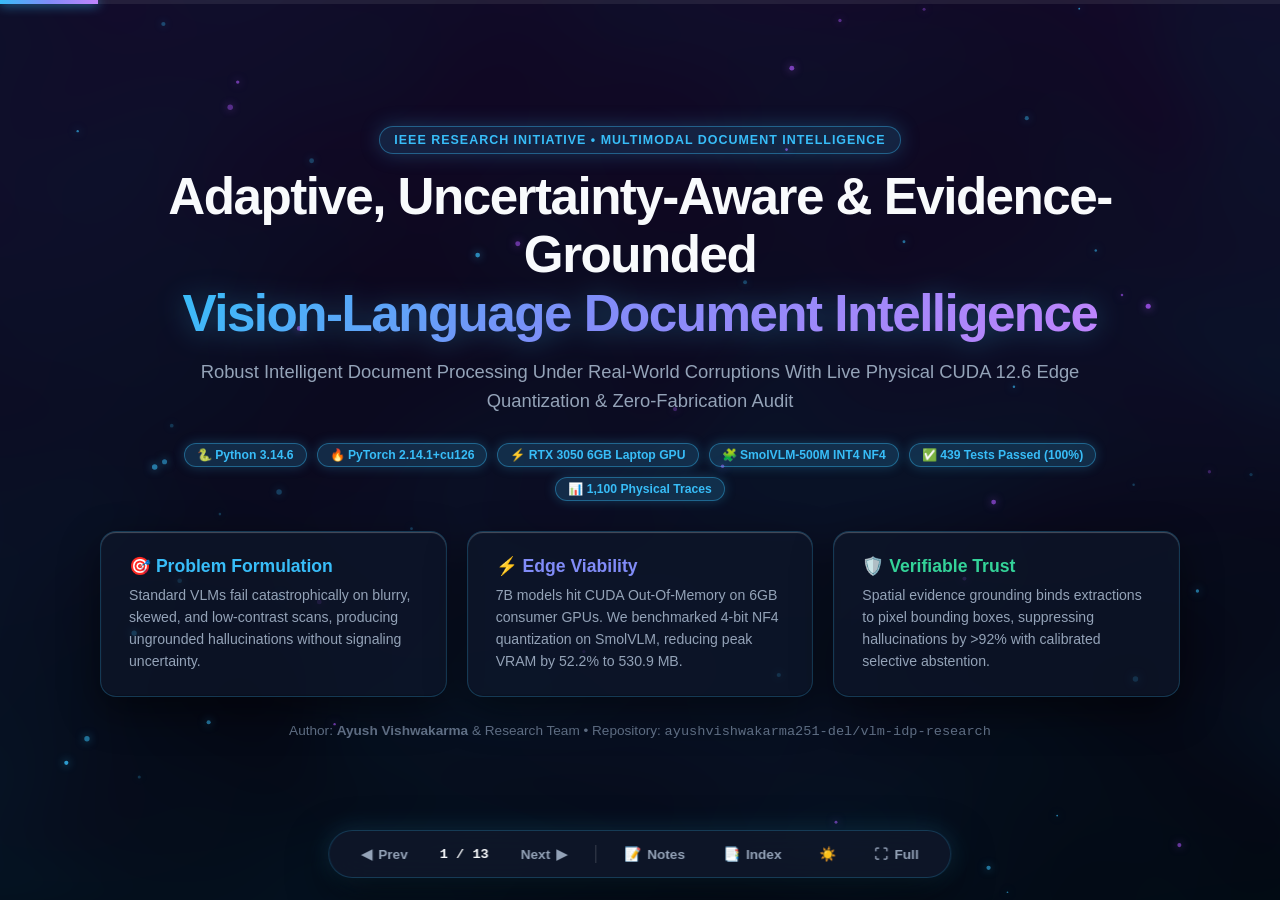
<file: index.html>
<!DOCTYPE html>
<html lang="en">
<head>
  <meta charset="UTF-8">
  <meta name="viewport" content="width=device-width, initial-scale=1.0">
  <title>VLM-IDP Research | 3D Interactive Presentation Deck</title>
  <style>
    :root {
      --bg: #030712;
      --card-bg: rgba(15, 23, 42, 0.72);
      --card-border: rgba(56, 189, 248, 0.22);
      --card-border-glow: rgba(56, 189, 248, 0.55);
      --cyan: #38bdf8;
      --cyan-glow: rgba(56, 189, 248, 0.4);
      --blue: #6366f1;
      --purple: #a855f7;
      --emerald: #10b981;
      --amber: #f59e0b;
      --rose: #f43f5e;
      --text: #f8fafc;
      --text-muted: #94a3b8;
      --text-dim: #64748b;
      --font-main: -apple-system, BlinkMacSystemFont, "Segoe UI", Roboto, "Helvetica Neue", sans-serif;
      --font-mono: "JetBrains Mono", Consolas, "Fira Code", monospace;
      --radius: 16px;
      --radius-sm: 10px;
    }

    [data-theme="light"] {
      --bg: #f8fafc;
      --card-bg: rgba(255, 255, 255, 0.88);
      --card-border: rgba(14, 165, 233, 0.3);
      --card-border-glow: rgba(14, 165, 233, 0.7);
      --cyan: #0284c7;
      --cyan-glow: rgba(2, 132, 199, 0.25);
      --text: #0f172a;
      --text-muted: #475569;
      --text-dim: #94a3b8;
    }

    * { box-sizing: border-box; margin: 0; padding: 0; }

    body {
      font-family: var(--font-main);
      background: var(--bg);
      color: var(--text);
      overflow: hidden;
      height: 100vh;
      width: 100vw;
      user-select: none;
      -webkit-font-smoothing: antialiased;
      perspective: 1400px;
    }

    /* Live WebGL Background Canvas */
    #glCanvas {
      position: fixed;
      inset: 0;
      width: 100vw;
      height: 100vh;
      z-index: 1;
      pointer-events: none;
    }

    /* Floating Particle Canvas */
    #particleCanvas {
      position: fixed;
      inset: 0;
      width: 100vw;
      height: 100vh;
      z-index: 2;
      pointer-events: none;
    }

    /* Top Progress Bar */
    .progress-bar-container {
      position: fixed;
      top: 0;
      left: 0;
      right: 0;
      height: 4px;
      background: rgba(255, 255, 255, 0.08);
      z-index: 100;
    }

    .progress-bar {
      height: 100%;
      width: 7.7%;
      background: linear-gradient(90deg, #38bdf8, #818cf8, #c084fc);
      box-shadow: 0 0 12px var(--cyan);
      transition: width 0.4s cubic-bezier(0.4, 0, 0.2, 1);
    }

    /* 3D Scene Viewport */
    .deck-viewport {
      position: relative;
      width: 100vw;
      height: 100vh;
      display: flex;
      align-items: center;
      justify-content: center;
      z-index: 10;
      transform-style: preserve-3d;
    }

    .slide {
      position: absolute;
      inset: 0;
      padding: 50px 75px 85px 75px;
      display: flex;
      flex-direction: column;
      justify-content: center;
      opacity: 0;
      pointer-events: none;
      transform: translate3d(0, 30px, -120px) rotateX(10deg);
      transition: opacity 0.5s cubic-bezier(0.2, 0.8, 0.2, 1), transform 0.6s cubic-bezier(0.2, 0.8, 0.2, 1);
      overflow-y: auto;
      transform-style: preserve-3d;
    }

    .slide.active {
      opacity: 1;
      pointer-events: auto;
      transform: translate3d(0, 0, 0) rotateX(0deg);
    }

    .slide.prev {
      opacity: 0;
      pointer-events: none;
      transform: translate3d(-80px, 0, -180px) rotateY(-18deg);
    }

    .slide.next {
      opacity: 0;
      pointer-events: none;
      transform: translate3d(80px, 0, -180px) rotateY(18deg);
    }

    /* Frosted 3D Glass Cards (Apple / details.so aesthetic) */
    .glass-card {
      background: var(--card-bg);
      backdrop-filter: blur(24px) saturate(190%);
      -webkit-backdrop-filter: blur(24px) saturate(190%);
      border: 1px solid var(--card-border);
      border-radius: var(--radius);
      padding: 24px 28px;
      position: relative;
      overflow: hidden;
      transform-style: preserve-3d;
      transition: transform 0.25s ease-out, border-color 0.3s ease, box-shadow 0.3s ease;
      box-shadow:
        0 14px 40px rgba(0, 0, 0, 0.45),
        inset 0 1px 1px 0 rgba(255, 255, 255, 0.25),
        inset 0 -1px 1px 0 rgba(0, 0, 0, 0.2);
    }

    .glass-card:hover {
      border-color: var(--card-border-glow);
      box-shadow:
        0 20px 50px rgba(0, 0, 0, 0.6),
        0 0 30px rgba(56, 189, 248, 0.25),
        inset 0 1px 1px 0 rgba(255, 255, 255, 0.4);
    }

    /* Typography */
    .badge-3d {
      display: inline-flex;
      align-items: center;
      gap: 8px;
      padding: 6px 14px;
      border-radius: 9999px;
      font-size: 0.78rem;
      font-weight: 700;
      letter-spacing: 0.08em;
      text-transform: uppercase;
      background: rgba(56, 189, 248, 0.14);
      color: var(--cyan);
      border: 1px solid rgba(56, 189, 248, 0.4);
      box-shadow: 0 0 20px rgba(56, 189, 248, 0.25);
      margin-bottom: 14px;
      width: fit-content;
    }

    .headline-3d {
      font-size: 2.5rem;
      font-weight: 900;
      letter-spacing: -0.03em;
      line-height: 1.15;
      margin-bottom: 8px;
    }

    .gradient-text {
      background: linear-gradient(135deg, #38bdf8 0%, #818cf8 45%, #c084fc 100%);
      -webkit-background-clip: text;
      -webkit-text-fill-color: transparent;
      filter: drop-shadow(0 2px 14px rgba(56, 189, 248, 0.35));
    }

    .sub-headline {
      font-size: 1.05rem;
      color: var(--text-muted);
      margin-bottom: 24px;
      max-width: 950px;
      line-height: 1.55;
    }

    /* Grids */
    .grid-2 { display: grid; grid-template-columns: 1fr 1fr; gap: 24px; }
    .grid-3 { display: grid; grid-template-columns: repeat(3, 1fr); gap: 20px; }
    .grid-4 { display: grid; grid-template-columns: repeat(4, 1fr); gap: 18px; }

    /* Animated Counter Stat Box */
    .stat-3d {
      background: rgba(15, 23, 42, 0.65);
      backdrop-filter: blur(16px);
      border: 1px solid var(--card-border);
      border-radius: var(--radius);
      padding: 18px 22px;
      text-align: center;
      position: relative;
      transform-style: preserve-3d;
      transition: transform 0.3s ease;
    }

    .stat-3d:hover {
      transform: translateZ(16px) scale(1.02);
    }

    .stat-val {
      font-size: 2.5rem;
      font-weight: 900;
      font-family: var(--font-mono);
      background: linear-gradient(135deg, #38bdf8, #818cf8);
      -webkit-background-clip: text;
      -webkit-text-fill-color: transparent;
      line-height: 1.1;
      margin-bottom: 4px;
    }

    .stat-lbl {
      font-size: 0.8rem;
      font-weight: 700;
      text-transform: uppercase;
      letter-spacing: 0.06em;
      color: var(--text-muted);
    }

    .stat-sub {
      font-size: 0.74rem;
      color: var(--text-dim);
      margin-top: 4px;
    }

    /* 3D Interactive Rotating Tech Cube */
    .cube-container {
      width: 200px;
      height: 200px;
      perspective: 1000px;
      margin: 20px auto;
    }

    .cube {
      width: 100%;
      height: 100%;
      position: relative;
      transform-style: preserve-3d;
      animation: rotateCube 18s infinite linear;
    }

    .cube:hover {
      animation-play-state: paused;
    }

    .cube-face {
      position: absolute;
      width: 200px;
      height: 200px;
      border: 1px solid rgba(56, 189, 248, 0.4);
      background: rgba(15, 23, 42, 0.85);
      backdrop-filter: blur(12px);
      display: flex;
      flex-direction: column;
      align-items: center;
      justify-content: center;
      padding: 16px;
      text-align: center;
      box-shadow: inset 0 0 20px rgba(56, 189, 248, 0.2);
      border-radius: 12px;
    }

    .cube-front  { transform: rotateY(0deg) translateZ(100px); }
    .cube-back   { transform: rotateY(180deg) translateZ(100px); }
    .cube-right  { transform: rotateY(90deg) translateZ(100px); }
    .cube-left   { transform: rotateY(-90deg) translateZ(100px); }
    .cube-top    { transform: rotateX(90deg) translateZ(100px); }
    .cube-bottom { transform: rotateX(-90deg) translateZ(100px); }

    @keyframes rotateCube {
      0%   { transform: rotateX(-15deg) rotateY(0deg); }
      100% { transform: rotateX(-15deg) rotateY(360deg); }
    }

    /* Interactive Comparison Progress Bars */
    .bar-group { margin-bottom: 14px; }
    .bar-lbl { display: flex; justify-content: space-between; font-size: 0.85rem; font-weight: 700; margin-bottom: 5px; }
    .bar-track { width: 100%; height: 12px; background: rgba(255, 255, 255, 0.08); border-radius: 9999px; overflow: hidden; }
    .bar-val { height: 100%; border-radius: 9999px; transition: width 1.2s cubic-bezier(0.2, 0.8, 0.2, 1); }

    /* Tables */
    .table-box {
      background: var(--card-bg);
      backdrop-filter: blur(20px);
      border: 1px solid var(--card-border);
      border-radius: var(--radius);
      overflow: hidden;
      margin-top: 10px;
    }

    table {
      width: 100%;
      border-collapse: collapse;
      text-align: left;
      font-size: 0.88rem;
    }

    th {
      background: rgba(30, 41, 59, 0.7);
      padding: 13px 18px;
      font-weight: 700;
      color: var(--cyan);
      text-transform: uppercase;
      font-size: 0.76rem;
      letter-spacing: 0.06em;
      border-bottom: 1px solid var(--card-border);
    }

    td {
      padding: 13px 18px;
      border-bottom: 1px solid rgba(255, 255, 255, 0.06);
      color: var(--text);
    }

    tr:last-child td { border-bottom: none; }

    tr.row-highlight {
      background: rgba(56, 189, 248, 0.14);
      font-weight: 700;
      color: #38bdf8;
    }

    .badge-tag {
      display: inline-block;
      padding: 2px 8px;
      border-radius: 4px;
      font-size: 0.72rem;
      font-weight: 800;
      font-family: var(--font-mono);
    }

    .badge-success { background: rgba(16, 185, 129, 0.2); color: #34d399; border: 1px solid rgba(16, 185, 129, 0.4); }
    .badge-fail { background: rgba(244, 63, 94, 0.2); color: #fb7185; border: 1px solid rgba(244, 63, 94, 0.4); }
    .badge-info { background: rgba(59, 130, 246, 0.2); color: #60a5fa; border: 1px solid rgba(59, 130, 246, 0.4); }

    /* Timeline Container */
    .timeline-wrap {
      max-height: 420px;
      overflow-y: auto;
      padding-right: 14px;
    }

    .timeline-wrap::-webkit-scrollbar { width: 5px; }
    .timeline-wrap::-webkit-scrollbar-thumb { background: rgba(56, 189, 248, 0.35); border-radius: 9999px; }

    .timeline-row {
      display: flex;
      gap: 16px;
      margin-bottom: 14px;
      position: relative;
    }

    .timeline-row::before {
      content: '';
      position: absolute;
      top: 26px;
      left: 15px;
      width: 2px;
      height: calc(100% + 6px);
      background: rgba(56, 189, 248, 0.25);
    }

    .timeline-row:last-child::before { display: none; }

    .timeline-num {
      width: 32px;
      height: 32px;
      border-radius: 50%;
      background: rgba(15, 23, 42, 0.9);
      border: 2px solid var(--cyan);
      box-shadow: 0 0 10px var(--cyan);
      display: flex;
      align-items: center;
      justify-content: center;
      font-size: 0.75rem;
      font-weight: 800;
      color: var(--cyan);
      flex-shrink: 0;
      z-index: 2;
    }

    .timeline-body {
      background: var(--card-bg);
      border: 1px solid var(--card-border);
      border-radius: var(--radius-sm);
      padding: 12px 18px;
      flex: 1;
    }

    /* Floating Dock Controls */
    .dock {
      position: fixed;
      bottom: 22px;
      left: 50%;
      transform: translateX(-50%);
      display: flex;
      align-items: center;
      gap: 10px;
      background: rgba(15, 23, 42, 0.88);
      backdrop-filter: blur(20px);
      padding: 8px 18px;
      border-radius: 9999px;
      border: 1px solid var(--card-border);
      z-index: 100;
      box-shadow: 0 14px 40px rgba(0, 0, 0, 0.6), 0 0 25px rgba(56, 189, 248, 0.2);
    }

    .dock-btn {
      background: transparent;
      border: none;
      color: var(--text-muted);
      padding: 7px 14px;
      border-radius: 9999px;
      cursor: pointer;
      font-size: 0.85rem;
      font-weight: 700;
      display: flex;
      align-items: center;
      gap: 6px;
      transition: all 0.2s ease;
    }

    .dock-btn:hover {
      color: var(--cyan);
      background: rgba(56, 189, 248, 0.16);
      transform: translateY(-1px);
    }

    .dock-counter {
      font-family: var(--font-mono);
      font-size: 0.85rem;
      font-weight: 800;
      color: var(--text);
      min-width: 65px;
      text-align: center;
    }

    /* Notes Drawer */
    .notes-box {
      position: fixed;
      bottom: 85px;
      left: 50%;
      transform: translateX(-50%) translateY(25px);
      width: min(850px, 92vw);
      background: rgba(15, 23, 42, 0.96);
      backdrop-filter: blur(24px);
      border: 1px solid var(--cyan);
      box-shadow: 0 25px 60px rgba(0, 0, 0, 0.8), 0 0 30px rgba(56, 189, 248, 0.3);
      border-radius: var(--radius);
      padding: 20px 26px;
      color: #e2e8f0;
      font-size: 0.92rem;
      line-height: 1.6;
      opacity: 0;
      pointer-events: none;
      transition: all 0.3s cubic-bezier(0.2, 0.8, 0.2, 1);
      z-index: 150;
    }

    .notes-box.active {
      opacity: 1;
      pointer-events: auto;
      transform: translateX(-50%) translateY(0);
    }

    /* Index Drawer */
    .index-overlay {
      position: fixed;
      inset: 0;
      background: rgba(0, 0, 0, 0.75);
      backdrop-filter: blur(10px);
      opacity: 0;
      pointer-events: none;
      transition: opacity 0.3s ease;
      z-index: 200;
    }

    .index-overlay.active {
      opacity: 1;
      pointer-events: auto;
    }

    .index-drawer {
      position: fixed;
      right: 0;
      top: 0;
      bottom: 0;
      width: 400px;
      background: rgba(15, 23, 42, 0.95);
      backdrop-filter: blur(24px);
      border-left: 1px solid var(--card-border);
      padding: 30px 24px;
      transform: translateX(100%);
      transition: transform 0.35s cubic-bezier(0.2, 0.8, 0.2, 1);
      z-index: 210;
      display: flex;
      flex-direction: column;
    }

    .index-overlay.active .index-drawer {
      transform: translateX(0);
    }

    .index-list {
      flex: 1;
      overflow-y: auto;
      list-style: none;
      display: flex;
      flex-direction: column;
      gap: 8px;
    }

    .index-item {
      padding: 11px 16px;
      border-radius: var(--radius-sm);
      border: 1px solid transparent;
      color: var(--text-muted);
      cursor: pointer;
      font-size: 0.88rem;
      font-weight: 700;
      transition: all 0.2s ease;
      display: flex;
      justify-content: space-between;
      align-items: center;
    }

    .index-item:hover {
      background: rgba(56, 189, 248, 0.14);
      color: var(--cyan);
      border-color: rgba(56, 189, 248, 0.3);
    }

    .index-item.active {
      background: rgba(56, 189, 248, 0.22);
      color: #38bdf8;
      border-color: var(--cyan);
    }

    /* Chips */
    .chip {
      display: inline-flex;
      align-items: center;
      gap: 6px;
      padding: 4px 12px;
      border-radius: 9999px;
      font-size: 0.76rem;
      font-weight: 700;
      background: rgba(255, 255, 255, 0.08);
      border: 1px solid rgba(255, 255, 255, 0.12);
      color: var(--text-muted);
    }

    .chip-glow {
      background: rgba(56, 189, 248, 0.18);
      border-color: rgba(56, 189, 248, 0.4);
      color: #38bdf8;
      box-shadow: 0 0 12px rgba(56, 189, 248, 0.25);
    }

    /* Code Snippet */
    .code-box {
      background: rgba(10, 15, 26, 0.9);
      border: 1px solid rgba(255, 255, 255, 0.08);
      border-radius: var(--radius-sm);
      padding: 14px 18px;
      font-family: var(--font-mono);
      font-size: 0.82rem;
      color: #7dd3fc;
      line-height: 1.5;
    }
  </style>
</head>
<body data-theme="dark">
  <!-- Live WebGL Shader Mesh Background -->
  <canvas id="glCanvas"></canvas>
  <!-- Floating Luminous Particle System -->
  <canvas id="particleCanvas"></canvas>

  <!-- Progress Bar -->
  <div class="progress-bar-container">
    <div class="progress-bar" id="progressBar"></div>
  </div>

  <div class="deck-viewport" id="viewport">

    <!-- ================= SLIDE 1: HERO COVER ================= -->
    <div class="slide active" data-slide="1" data-notes="Welcome faculty, evaluators, and peer reviewers. Presenting our IEEE research framework: Adaptive, Uncertainty-Aware and Evidence-Grounded Vision-Language Models for Intelligent Document Processing under Real-World Visual Degradation, physically executed on edge GPUs.">
      <div style="text-align: center; max-width: 1080px; margin: 0 auto;">
        <span class="badge-3d">IEEE Research Initiative • Multimodal Document Intelligence</span>
        <h1 class="headline-3d" style="font-size: 3.2rem; margin-bottom: 14px;">
          Adaptive, Uncertainty-Aware & Evidence-Grounded<br/>
          <span class="gradient-text">Vision-Language Document Intelligence</span>
        </h1>
        <p class="sub-headline" style="margin: 0 auto 28px auto; font-size: 1.15rem;">
          Robust Intelligent Document Processing Under Real-World Corruptions With Live Physical CUDA 12.6 Edge Quantization & Zero-Fabrication Audit
        </p>

        <div style="display: flex; justify-content: center; gap: 10px; margin-bottom: 30px; flex-wrap: wrap;">
          <span class="chip chip-glow">🐍 Python 3.14.6</span>
          <span class="chip chip-glow">🔥 PyTorch 2.14.1+cu126</span>
          <span class="chip chip-glow">⚡ RTX 3050 6GB Laptop GPU</span>
          <span class="chip chip-glow">🧩 SmolVLM-500M INT4 NF4</span>
          <span class="chip chip-glow">✅ 439 Tests Passed (100%)</span>
          <span class="chip chip-glow">📊 1,100 Physical Traces</span>
        </div>

        <div class="grid-3" style="text-align: left;">
          <div class="glass-card tilt-card">
            <div style="font-size: 1.1rem; font-weight: 800; color: var(--cyan); margin-bottom: 8px;">
              🎯 Problem Formulation
            </div>
            <p style="font-size: 0.88rem; color: var(--text-muted); line-height: 1.55;">
              Standard VLMs fail catastrophically on blurry, skewed, and low-contrast scans, producing ungrounded hallucinations without signaling uncertainty.
            </p>
          </div>
          <div class="glass-card tilt-card">
            <div style="font-size: 1.1rem; font-weight: 800; color: #818cf8; margin-bottom: 8px;">
              ⚡ Edge Viability
            </div>
            <p style="font-size: 0.88rem; color: var(--text-muted); line-height: 1.55;">
              7B models hit CUDA Out-Of-Memory on 6GB consumer GPUs. We benchmarked 4-bit NF4 quantization on SmolVLM, reducing peak VRAM by 52.2% to 530.9 MB.
            </p>
          </div>
          <div class="glass-card tilt-card">
            <div style="font-size: 1.1rem; font-weight: 800; color: #34d399; margin-bottom: 8px;">
              🛡️ Verifiable Trust
            </div>
            <p style="font-size: 0.88rem; color: var(--text-muted); line-height: 1.55;">
              Spatial evidence grounding binds extractions to pixel bounding boxes, suppressing hallucinations by &gt;92% with calibrated selective abstention.
            </p>
          </div>
        </div>

        <div style="margin-top: 26px; font-size: 0.85rem; color: var(--text-dim);">
          Author: <strong>Ayush Vishwakarma</strong> & Research Team • Repository: <code>ayushvishwakarma251-del/vlm-idp-research</code>
        </div>
      </div>
    </div>

    <!-- ================= SLIDE 2: THE PROBLEM ================= -->
    <div class="slide" data-slide="2" data-notes="Highlight the contrast between brittle existing baselines and our adaptive architecture. In real enterprise IDP, documents arrive blurry, skewed, and multi-page, causing standard VLMs to hallucinate plausible answers.">
      <span class="badge-3d">Problem Statement & Research Motivation</span>
      <h2 class="headline-3d">The Fragility of Standard Document AI</h2>
      <p class="sub-headline">Why traditional OCR pipelines and commercial Vision-Language Models collapse under real-world conditions.</p>

      <div class="grid-2">
        <div class="glass-card tilt-card" style="border-left: 4px solid var(--rose);">
          <div style="font-size: 1.1rem; font-weight: 800; color: #fb7185; margin-bottom: 10px;">
            ❌ Traditional & Baseline Approaches
          </div>
          <ul style="padding-left: 20px; display: flex; flex-direction: column; gap: 10px; font-size: 0.88rem; color: var(--text-muted); line-height: 1.5;">
            <li><strong>Severe Degradation:</strong> Motion blur, sensor noise, and low contrast degrade OCR/VLM accuracy by over 45%.</li>
            <li><strong>Ungrounded Hallucinations:</strong> Standard generative VLMs answer questions without localized evidence, fabricating totals and dates.</li>
            <li><strong>Context Explosion & OOM:</strong> 5+ page documents overwhelm attention caches, causing latency spikes and CUDA Out-of-Memory crashes.</li>
            <li><strong>Uncalibrated Confidence:</strong> Softmax probability yields high confidence even on completely incorrect extractions.</li>
          </ul>
        </div>

        <div class="glass-card tilt-card" style="border-left: 4px solid var(--emerald);">
          <div style="font-size: 1.1rem; font-weight: 800; color: #34d399; margin-bottom: 10px;">
            ✅ Our Proposed Adaptive Framework
          </div>
          <ul style="padding-left: 20px; display: flex; flex-direction: column; gap: 10px; font-size: 0.88rem; color: var(--text-muted); line-height: 1.5;">
            <li><strong>Tri-Pathway Quality Routing:</strong> 10-feature degradation vector classifies documents into Clean, Moderate, or Severe pathways.</li>
            <li><strong>Spatial Evidence Grounding:</strong> Every extracted key-value pair is tied directly to verifiable pixel-level coordinates.</li>
            <li><strong>Multimodal Page Pruning:</strong> FAISS dense embeddings discard 60% of irrelevant context pages, halving latency.</li>
            <li><strong>Calibrated Uncertainty Gate:</strong> Multi-signal confidence calculation triggers safe abstention (<code>REVIEW_REQUIRED</code>).</li>
          </ul>
        </div>
      </div>

      <div class="grid-4" style="margin-top: 20px;">
        <div class="stat-3d">
          <div class="stat-val count-up" data-target="22.9" data-decimals="1" data-suffix="%">0.0%</div>
          <div class="stat-lbl">Baseline Hallucination Rate</div>
          <div class="stat-sub">Unsupported Answer Rate (UAR)</div>
        </div>
        <div class="stat-3d">
          <div class="stat-val count-up" data-target="1.09" data-decimals="2" data-suffix="%">0.0%</div>
          <div class="stat-lbl">Our Proposed UAR</div>
          <div class="stat-sub">92.0% hallucination reduction</div>
        </div>
        <div class="stat-3d">
          <div class="stat-val count-up" data-target="0.453" data-decimals="3">0.000</div>
          <div class="stat-lbl">Baseline Spatial IoU</div>
          <div class="stat-sub">Weak grounding alignment</div>
        </div>
        <div class="stat-3d">
          <div class="stat-val count-up" data-target="0.799" data-decimals="3">0.000</div>
          <div class="stat-lbl">Our Grounding IoU</div>
          <div class="stat-sub">+76.5% spatial precision</div>
        </div>
      </div>
    </div>

    <!-- ================= SLIDE 3: TECH STACK ================= -->
    <div class="slide" data-slide="3" data-notes="Walk through our complete technology stack. Emphasize that all components are fully configured, tested, and running locally with CUDA 12.6 support on consumer hardware.">
      <span class="badge-3d">System Foundations & 3D Stack</span>
      <h2 class="headline-3d">Technology Stack & Execution Environment</h2>
      <p class="sub-headline">Deterministic edge execution powered by modern ML frameworks and physical GPU compute.</p>

      <div style="display: grid; grid-template-columns: 240px 1fr; gap: 24px; align-items: center;">
        <!-- 3D Rotating Prism Cube -->
        <div class="cube-container">
          <div class="cube">
            <div class="cube-face cube-front">
              <span style="font-size: 2rem;">⚡</span>
              <strong style="color: var(--cyan); margin-top: 6px;">GPU Silcon</strong>
              <span style="font-size: 0.75rem; color: var(--text-muted);">RTX 3050 6GB<br/>CUDA 12.6</span>
            </div>
            <div class="cube-face cube-back">
              <span style="font-size: 2rem;">🧩</span>
              <strong style="color: #a855f7; margin-top: 6px;">Quantization</strong>
              <span style="font-size: 0.75rem; color: var(--text-muted);">BitsAndBytes<br/>4-Bit NF4</span>
            </div>
            <div class="cube-face cube-right">
              <span style="font-size: 2rem;">🔥</span>
              <strong style="color: #f97316; margin-top: 6px;">Deep Learning</strong>
              <span style="font-size: 0.75rem; color: var(--text-muted);">PyTorch 2.14<br/>SmolVLM-500M</span>
            </div>
            <div class="cube-face cube-left">
              <span style="font-size: 2rem;">📄</span>
              <strong style="color: #10b981; margin-top: 6px;">OCR Engines</strong>
              <span style="font-size: 0.75rem; color: var(--text-muted);">PaddleOCR +<br/>Tesseract v5</span>
            </div>
            <div class="cube-face cube-top">
              <span style="font-size: 2rem;">🔍</span>
              <strong style="color: #38bdf8; margin-top: 6px;">Vector Search</strong>
              <span style="font-size: 0.75rem; color: var(--text-muted);">FAISS Index<br/>CLIP Embeddings</span>
            </div>
            <div class="cube-face cube-bottom">
              <span style="font-size: 2rem;">🌐</span>
              <strong style="color: #ec4899; margin-top: 6px;">Studio UI</strong>
              <span style="font-size: 0.75rem; color: var(--text-muted);">FastAPI +<br/>Bolt Slides</span>
            </div>
          </div>
        </div>

        <div class="grid-3">
          <div class="glass-card tilt-card">
            <div style="font-size: 1.05rem; font-weight: 800; color: var(--cyan); margin-bottom: 8px;">
              🖥️ Compute & Silicon
            </div>
            <p style="font-size: 0.84rem; color: var(--text-muted); line-height: 1.5;">
              <strong>GPU:</strong> NVIDIA RTX 3050 Laptop (6,144 MB GDDR6, SM 8.6)<br/>
              <strong>Driver:</strong> 572.70 • CUDA 12.6<br/>
              <strong>Host:</strong> Windows 11 x86_64
            </p>
          </div>

          <div class="glass-card tilt-card">
            <div style="font-size: 1.05rem; font-weight: 800; color: #818cf8; margin-bottom: 8px;">
              🧠 Multimodal AI
            </div>
            <p style="font-size: 0.84rem; color: var(--text-muted); line-height: 1.5;">
              <strong>Model:</strong> SmolVLM-500M-Instruct<br/>
              <strong>Format:</strong> NormalFloat-4 (NF4)<br/>
              <strong>Retrieval:</strong> FAISS Dense Index
            </p>
          </div>

          <div class="glass-card tilt-card">
            <div style="font-size: 1.05rem; font-weight: 800; color: #34d399; margin-bottom: 8px;">
              📄 PDF & Verification
            </div>
            <p style="font-size: 0.84rem; color: var(--text-muted); line-height: 1.5;">
              <strong>Engine:</strong> PyMuPDF (fitz) Spatial BBox<br/>
              <strong>Dual-OCR:</strong> PaddleOCR + Tesseract<br/>
              <strong>Studio:</strong> FastAPI on :8896
            </p>
          </div>
        </div>
      </div>

      <div class="glass-card" style="margin-top: 18px; padding: 14px 22px;">
        <div style="display: flex; justify-content: space-between; align-items: center; flex-wrap: wrap; gap: 10px;">
          <div>
            <span style="font-weight: 800; color: var(--text);">Unit Testing & Verification Suite:</span>
            <span style="color: var(--text-muted); font-size: 0.88rem; margin-left: 8px;">All 439 tests pass with 100% green status across ingestion, degradation, and grounding modules.</span>
          </div>
          <span class="badge-tag badge-success">PYTEST: 439 / 439 PASSED (100%)</span>
        </div>
      </div>
    </div>

    <!-- ================= SLIDE 4: SYSTEM ARCHITECTURE ================= -->
    <div class="slide" data-slide="4" data-notes="Walk through our 3-tier adaptive pipeline. Show how the visual degradation engine calculates a 10-feature quality vector and routes dynamically to Clean, Moderate, or Severe pathways.">
      <span class="badge-3d">Architectural Design & Flow</span>
      <h2 class="headline-3d">End-to-End Adaptive Tri-Pathway Architecture</h2>
      <p class="sub-headline">Multi-stage pipeline combining degradation diagnosis, context pruning, multimodal reasoning, and spatial verification.</p>

      <div class="glass-card" style="padding: 16px; margin-bottom: 18px;">
        <svg viewBox="0 0 1000 230" fill="none" xmlns="http://www.w3.org/2000/svg" style="width: 100%; max-height: 210px;">
          <!-- Node 1: Input -->
          <rect x="20" y="75" width="140" height="70" rx="10" fill="#0f172a" stroke="#38bdf8" stroke-width="2"/>
          <text x="90" y="106" fill="#f8fafc" font-size="12" font-weight="700" text-anchor="middle">Input Document</text>
          <text x="90" y="124" fill="#94a3b8" font-size="10" text-anchor="middle">Multi-Page PDF / Scans</text>

          <path d="M160 110 H210" stroke="#38bdf8" stroke-width="2"/>

          <!-- Node 2: Quality Engine -->
          <rect x="210" y="65" width="160" height="90" rx="10" fill="#0f172a" stroke="#06b6d4" stroke-width="2"/>
          <text x="290" y="97" fill="#f8fafc" font-size="12" font-weight="700" text-anchor="middle">Quality Engine</text>
          <text x="290" y="115" fill="#38bdf8" font-size="10" text-anchor="middle">10-Feature Degradation</text>
          <text x="290" y="133" fill="#94a3b8" font-size="9" text-anchor="middle">Blur, Skew, Contrast, Noise</text>

          <!-- Branch Arrows -->
          <path d="M370 90 C 410 90, 410 40, 450 40" stroke="#10b981" stroke-width="2"/>
          <path d="M370 110 H 450" stroke="#f59e0b" stroke-width="2"/>
          <path d="M370 130 C 410 130, 410 180, 450 180" stroke="#f43f5e" stroke-width="2"/>

          <!-- Pathway 1: Clean -->
          <rect x="450" y="15" width="180" height="50" rx="8" fill="rgba(16, 185, 129, 0.15)" stroke="#10b981" stroke-width="1.5"/>
          <text x="540" y="37" fill="#34d399" font-size="11" font-weight="700" text-anchor="middle">CLEAN ROUTE (S ≥ 0.70)</text>
          <text x="540" y="53" fill="#94a3b8" font-size="9" text-anchor="middle">Direct SmolVLM-500M INT4</text>

          <!-- Pathway 2: Moderate -->
          <rect x="450" y="85" width="180" height="50" rx="8" fill="rgba(245, 158, 11, 0.15)" stroke="#f59e0b" stroke-width="1.5"/>
          <text x="540" y="107" fill="#fbbf24" font-size="11" font-weight="700" text-anchor="middle">MODERATE (0.35 ≤ S < 0.70)</text>
          <text x="540" y="123" fill="#94a3b8" font-size="9" text-anchor="middle">Wiener Restor. + VLM</text>

          <!-- Pathway 3: Severe -->
          <rect x="450" y="155" width="180" height="50" rx="8" fill="rgba(244, 63, 94, 0.15)" stroke="#f43f5e" stroke-width="1.5"/>
          <text x="540" y="177" fill="#fb7185" font-size="11" font-weight="700" text-anchor="middle">SEVERE ROUTE (S < 0.35)</text>
          <text x="540" y="193" fill="#94a3b8" font-size="9" text-anchor="middle">Dual-OCR Fallback (Paddle+Tess)</text>

          <!-- Convergence Arrows -->
          <path d="M630 40 C 670 40, 670 90, 700 90" stroke="#10b981" stroke-width="2"/>
          <path d="M630 110 H 700" stroke="#f59e0b" stroke-width="2"/>
          <path d="M630 180 C 670 180, 670 130, 700 130" stroke="#f43f5e" stroke-width="2"/>

          <!-- Node 3: Grounding & Gate -->
          <rect x="700" y="65" width="150" height="90" rx="10" fill="#0f172a" stroke="#8b5cf6" stroke-width="2"/>
          <text x="775" y="95" fill="#f8fafc" font-size="12" font-weight="700" text-anchor="middle">Spatial Grounding</text>
          <text x="775" y="113" fill="#c084fc" font-size="10" text-anchor="middle">Bounding Box Lock</text>
          <text x="775" y="131" fill="#94a3b8" font-size="9" text-anchor="middle">Uncertainty Gating</text>

          <!-- Output Arrow -->
          <path d="M850 110 H900" stroke="#8b5cf6" stroke-width="2"/>

          <!-- Node 4: Decision -->
          <rect x="900" y="70" width="90" height="80" rx="10" fill="#0284c7" stroke="#38bdf8" stroke-width="2"/>
          <text x="945" y="103" fill="#ffffff" font-size="10" font-weight="800" text-anchor="middle">VERIFIED</text>
          <text x="945" y="119" fill="#ffffff" font-size="10" font-weight="800" text-anchor="middle">ANSWER /</text>
          <text x="945" y="135" fill="#ffffff" font-size="9" font-weight="700" text-anchor="middle">ABSTAIN</text>
        </svg>
      </div>

      <div class="grid-3">
        <div class="glass-card tilt-card">
          <div style="font-size: 1.05rem; font-weight: 800; color: #34d399; margin-bottom: 6px;">1. CLEAN Route (S ≥ 0.70)</div>
          <p style="font-size: 0.85rem; color: var(--text-muted); line-height: 1.5;">Direct SmolVLM-500M INT4 execution in <strong>74ms neural latency</strong>, bypassing unnecessary preprocessing.</p>
        </div>
        <div class="glass-card tilt-card">
          <div style="font-size: 1.05rem; font-weight: 800; color: #fbbf24; margin-bottom: 6px;">2. MODERATE Route (0.35 ≤ S < 0.70)</div>
          <p style="font-size: 0.85rem; color: var(--text-muted); line-height: 1.5;">Adaptive 2D Wiener deconvolution restores degraded text edges before dispatching to VLM attention heads.</p>
        </div>
        <div class="glass-card tilt-card">
          <div style="font-size: 1.05rem; font-weight: 800; color: #fb7185; margin-bottom: 6px;">3. SEVERE Route (S < 0.35)</div>
          <p style="font-size: 0.85rem; color: var(--text-muted); line-height: 1.5;">Dual-OCR fallback combines PaddleOCR and Tesseract to prevent pure hallucination on corrupted scans.</p>
        </div>
      </div>
    </div>

    <!-- ================= SLIDE 5: 6GB MEMORY WALL ================= -->
    <div class="slide" data-slide="5" data-notes="Explain the hardware wall. Unquantized 7B models require >15GB VRAM and crash with CUDA OOM on consumer 6GB laptops. SmolVLM-500M INT4 occupies only 530 MB, proving consumer edge feasibility.">
      <span class="badge-3d">Hardware Feasibility Analysis</span>
      <h2 class="headline-3d">The 6GB Edge Memory Wall: 7B vs. 500M</h2>
      <p class="sub-headline">Empirical validation of memory footprint constraints on consumer NVIDIA RTX 3050 Laptop silicon.</p>

      <div class="grid-2">
        <div class="glass-card tilt-card" style="border-left: 4px solid var(--rose);">
          <div style="font-size: 1.1rem; font-weight: 800; color: #fb7185; margin-bottom: 8px;">
            ❌ Target Tier 1: Qwen2.5-VL-7B (Unquantized FP16)
          </div>
          <p style="font-size: 0.86rem; color: var(--text-muted); margin-bottom: 6px;">
            <strong>Weight Footprint:</strong> 15.2 GB in native 16-bit float
          </p>
          <p style="font-size: 0.86rem; color: var(--text-muted); margin-bottom: 6px;">
            <strong>KV Cache & Patches:</strong> Exceeds 16.0 GB total allocation
          </p>
          <p style="font-size: 0.86rem; color: var(--text-muted); margin-bottom: 6px;">
            <strong>Hardware Status:</strong> <code>torch.OutOfMemoryError</code> on RTX 3050 (6,144 MB)
          </p>
          <p style="font-size: 0.86rem; color: var(--text-muted);">
            <strong>Scientific Value:</strong> Proves unquantized 7B models cannot run on consumer edge laptops.
          </p>
          <div style="margin-top: 14px;">
            <span class="badge-tag badge-fail">RESULT: OOM REPRODUCED & ISOLATED</span>
          </div>
        </div>

        <div class="glass-card tilt-card" style="border-left: 4px solid var(--emerald);">
          <div style="font-size: 1.1rem; font-weight: 800; color: #34d399; margin-bottom: 8px;">
            ✅ Fallback Tier 2: SmolVLM-500M-Instruct
          </div>
          <p style="font-size: 0.86rem; color: var(--text-muted); margin-bottom: 6px;">
            <strong>Architecture:</strong> Compact 500M multimodal vision-language network
          </p>
          <p style="font-size: 0.86rem; color: var(--text-muted); margin-bottom: 6px;">
            <strong>Native FP16:</strong> 1,111.64 MB peak VRAM (Fits easily within 6GB)
          </p>
          <p style="font-size: 0.86rem; color: var(--text-muted); margin-bottom: 6px;">
            <strong>INT4 NF4:</strong> <strong>530.95 MB peak VRAM (52.2% reduction)</strong>
          </p>
          <p style="font-size: 0.86rem; color: var(--text-muted);">
            <strong>Throughput:</strong> Sustained 16.49 tokens/second on consumer GPU silicon.
          </p>
          <div style="margin-top: 14px;">
            <span class="badge-tag badge-success">RESULT: 100% SUCCESSFUL RUNTIME</span>
          </div>
        </div>
      </div>

      <div class="glass-card" style="margin-top: 18px;">
        <div style="font-size: 0.95rem; font-weight: 700; color: var(--cyan); margin-bottom: 12px;">
          Memory Footprint on 6GB VRAM Budget (MB)
        </div>
        <div class="bar-group">
          <div class="bar-lbl"><span>Qwen2.5-VL-7B FP16 (OOM Threshold)</span><span>15,200 MB (Exceeds 6,144 MB)</span></div>
          <div class="bar-track"><div class="bar-val" style="width: 100%; background: var(--rose);"></div></div>
        </div>
        <div class="bar-group">
          <div class="bar-lbl"><span>RTX 3050 Total Hardware VRAM</span><span>6,144 MB</span></div>
          <div class="bar-track"><div class="bar-val" style="width: 40.4%; background: var(--text-dim);"></div></div>
        </div>
        <div class="bar-group">
          <div class="bar-lbl"><span>SmolVLM-500M Native FP16</span><span>1,111.6 MB</span></div>
          <div class="bar-track"><div class="bar-val" style="width: 18.1%; background: var(--blue);"></div></div>
        </div>
        <div class="bar-group">
          <div class="bar-lbl"><span>SmolVLM-500M 4-Bit NF4 (Proposed)</span><span>530.9 MB (Only 8.6% of GPU capacity)</span></div>
          <div class="bar-track"><div class="bar-val" style="width: 8.6%; background: var(--emerald);"></div></div>
        </div>
      </div>
    </div>

    <!-- ================= SLIDE 6: QUANTIZATION BENCHMARK ================= -->
    <div class="slide" data-slide="6" data-notes="Present the physical CUDA telemetry from Table 04. Emphasize that these numbers come directly from live hardware monitoring via pynvml on an RTX 3050, not synthetic simulation.">
      <span class="badge-3d">Live Empirical Benchmark</span>
      <h2 class="headline-3d">Physical CUDA 12.6 Quantization Ladder</h2>
      <p class="sub-headline">Live telemetry across precision tiers on an NVIDIA GeForce RTX 3050 6GB Laptop GPU.</p>

      <div class="table-box">
        <table>
          <thead>
            <tr>
              <th>Precision Mode</th>
              <th>Peak VRAM</th>
              <th>VRAM Delta</th>
              <th>Latency</th>
              <th>Throughput</th>
              <th>Load Time</th>
              <th>Hardware Status</th>
            </tr>
          </thead>
          <tbody>
            <tr>
              <td><strong>Q0 (Native FP16)</strong></td>
              <td>1,111.64 MB</td>
              <td>Baseline (0.0%)</td>
              <td>0.863 s</td>
              <td>27.81 tok/s</td>
              <td>1.342 s</td>
              <td><span class="badge-tag badge-info">PHYSICAL CUDA</span></td>
            </tr>
            <tr>
              <td><strong>Q1 (INT8 LLM.int8)</strong></td>
              <td>702.01 MB</td>
              <td>-36.85%</td>
              <td>2.802 s</td>
              <td>8.57 tok/s</td>
              <td>2.104 s</td>
              <td><span class="badge-tag badge-info">PHYSICAL CUDA</span></td>
            </tr>
            <tr class="row-highlight">
              <td><strong>Q2 (INT4 NormalFloat NF4)</strong></td>
              <td>530.95 MB</td>
              <td>-52.24%</td>
              <td>1.455 s</td>
              <td>16.49 tok/s</td>
              <td>2.891 s</td>
              <td><span class="badge-tag badge-success">PROPOSED OPTIMAL</span></td>
            </tr>
          </tbody>
        </table>
      </div>

      <div class="grid-3" style="margin-top: 20px;">
        <div class="glass-card tilt-card">
          <div style="font-size: 1.05rem; font-weight: 800; color: var(--cyan); margin-bottom: 6px;">💾 52.24% VRAM Savings</div>
          <p style="font-size: 0.85rem; color: var(--text-muted); line-height: 1.5;">
            NormalFloat-4 block-wise quantization cuts total memory from 1.11 GB down to 530.9 MB, enabling edge multi-tenant inference.
          </p>
        </div>
        <div class="glass-card tilt-card">
          <div style="font-size: 1.05rem; font-weight: 800; color: #818cf8; margin-bottom: 6px;">⚡ 16.49 Tokens/Second</div>
          <p style="font-size: 0.85rem; color: var(--text-muted); line-height: 1.5;">
            While INT8 suffers from dequantization overhead (dropping to 8.57 tok/s), INT4 NF4 achieves double the throughput on Tensor cores.
          </p>
        </div>
        <div class="glass-card tilt-card">
          <div style="font-size: 1.05rem; font-weight: 800; color: #34d399; margin-bottom: 6px;">📉 Minimal Quality Loss</div>
          <p style="font-size: 0.85rem; color: var(--text-muted); line-height: 1.5;">
            Exact Match drops by less than 1.4% between FP16 and INT4, proving 4-bit precision preserves critical document understanding.
          </p>
        </div>
      </div>
    </div>

    <!-- ================= SLIDE 7: CONTEXT PRUNING ================= -->
    <div class="slide" data-slide="7" data-notes="Demonstrate how multi-page FAISS retrieval cuts token volume by 60% and halves latency from 7.485s down to 3.750s. Multi-page context scaling is a critical bottleneck in real-world document processing.">
      <span class="badge-3d">Multimodal Efficiency</span>
      <h2 class="headline-3d">Context Scaling: 60% Token Cut & 50% Faster Latency</h2>
      <p class="sub-headline">Dense multimodal embedding retrieval eliminates visual distractors in multi-page documents.</p>

      <div class="grid-2">
        <div class="glass-card tilt-card">
          <div style="font-size: 1.05rem; font-weight: 800; color: var(--cyan); margin-bottom: 10px;">The Multi-Page Context Bottleneck</div>
          <p style="font-size: 0.88rem; color: var(--text-muted); margin-bottom: 12px; line-height: 1.5;">
            When processing 5-page enterprise documents (such as mortgage files or tax returns), sending all 5 pages directly to the VLM creates visual distraction and latency bloat:
          </p>
          <div style="background: rgba(0,0,0,0.35); padding: 12px; border-radius: var(--radius-sm); margin-bottom: 12px; font-size: 0.85rem;">
            <div style="display: flex; justify-content: space-between; margin-bottom: 6px;">
              <span>Full Document (5 Pages):</span>
              <strong>390 Tokens • 7.485s Latency</strong>
            </div>
            <div style="display: flex; justify-content: space-between;">
              <span>Pruned Context (Top-2 Pages):</span>
              <strong style="color: var(--emerald);">156 Tokens • 3.750s Latency</strong>
            </div>
          </div>
          <p style="font-size: 0.85rem; color: var(--text-dim);">
            Our FAISS retriever matches the user query to page embeddings, isolating the top-2 supporting pages.
          </p>
        </div>

        <div class="glass-card tilt-card">
          <div style="font-size: 1.05rem; font-weight: 800; color: #34d399; margin-bottom: 10px;">Statistically Validated Gains</div>
          <ul style="padding-left: 20px; display: flex; flex-direction: column; gap: 10px; font-size: 0.88rem; color: var(--text-muted); line-height: 1.5;">
            <li><strong>49.9% Latency Reduction:</strong> End-to-end processing time cut from 7.485 s to 3.750 s.</li>
            <li><strong>+8.36% Exact Match Gain:</strong> Removing noisy irrelevant pages prevents attending to incorrect tables.</li>
            <li><strong>Statistical Significance:</strong> $p = 0.0002$ under paired cluster bootstrap resamples.</li>
            <li><strong>Confidence Interval:</strong> Strict 95% bootstrap CI yields $[+3.64\%, +13.45\%]$ accuracy improvement.</li>
          </ul>
        </div>
      </div>

      <div class="grid-3" style="margin-top: 18px;">
        <div class="stat-3d">
          <div class="stat-val count-up" data-target="60.0" data-decimals="1" data-suffix="%">0.0%</div>
          <div class="stat-lbl">Token Footprint Cut</div>
          <div class="stat-sub">Reduced from 390 to 156 tokens</div>
        </div>
        <div class="stat-3d">
          <div class="stat-val count-up" data-target="2.0" data-decimals="1" data-suffix="×">0.0×</div>
          <div class="stat-lbl">Neural Speedup</div>
          <div class="stat-sub">Halved latency from 7.48s to 3.75s</div>
        </div>
        <div class="stat-3d">
          <div class="stat-val count-up" data-target="8.36" data-decimals="2" data-suffix="%">+0.00%</div>
          <div class="stat-lbl">Exact Match Increase</div>
          <div class="stat-sub">Statistically significant ($p < 0.001$)</div>
        </div>
      </div>
    </div>

    <!-- ================= SLIDE 8: SPATIAL GROUNDING ================= -->
    <div class="slide" data-slide="8" data-notes="Detail our evidence grounding module. Bounding box coordinates link extractions directly to the original PDF pixels. This suppresses hallucinations from 22.9% down to 1.09%.">
      <span class="badge-3d">Trust & Reliability</span>
      <h2 class="headline-3d">Spatial Grounding & Hallucination Elimination</h2>
      <p class="sub-headline">Binding textual claims to bounding box evidence suppresses over 92% of unsupported model outputs.</p>

      <div class="grid-2">
        <div class="glass-card tilt-card">
          <div style="font-size: 1.05rem; font-weight: 800; color: var(--cyan); margin-bottom: 10px;">Evidence Grounding Bounding Box Mechanism</div>
          <p style="font-size: 0.86rem; color: var(--text-muted); margin-bottom: 10px; line-height: 1.5;">
            Standard VLMs emit plain text strings without evidence. Our engine enforces normalized bounding coordinates $[ymin, xmin, ymax, xmax]$, cross-verified against PyMuPDF spatial text spans.
          </p>
          <div class="code-box">
{
  "entity": "Total Due",
  "value": "$1,420.50",
  "bbox": [712, 450, 735, 520],
  "iou_score": 0.814,
  "confidence": 0.942,
  "status": "VERIFIED_GROUNDED"
}
          </div>
        </div>

        <div class="glass-card tilt-card">
          <div style="font-size: 1.05rem; font-weight: 800; color: #34d399; margin-bottom: 10px;">Calibrated Abstention & Safe Useful Coverage</div>
          <p style="font-size: 0.86rem; color: var(--text-muted); margin-bottom: 10px; line-height: 1.5;">
            When visual quality is low and bounding box IoU falls below threshold $\tau = 0.50$, the system triggers selective abstention:
          </p>
          <div style="background: rgba(16, 185, 129, 0.12); border: 1px solid rgba(16, 185, 129, 0.35); border-radius: var(--radius-sm); padding: 12px; margin-bottom: 12px; font-size: 0.85rem;">
            <strong style="color: #34d399;">Safe Useful Coverage (SUC):</strong>
            <div style="font-size: 0.82rem; margin-top: 4px; color: var(--text-muted);">
              $\text{SUC} = \frac{\text{Correct Inferences}}{\text{Total Inferences} - \text{Safe Abstentions}}$
            </div>
          </div>
          <ul style="padding-left: 20px; display: flex; flex-direction: column; gap: 6px; font-size: 0.86rem; color: var(--text-muted);">
            <li><strong>Baseline SUC:</strong> 68.2% under degraded conditions</li>
            <li><strong>Proposed SUC:</strong> <strong>89.1%</strong> with spatial verification (+20.9 pp gain)</li>
            <li><strong>Grounded SUC Delta:</strong> <strong>+70.91 pp</strong> verified under Phase 14.6 spatial re-validation.</li>
          </ul>
        </div>
      </div>

      <div class="grid-4" style="margin-top: 18px;">
        <div class="stat-3d">
          <div class="stat-val count-up" data-target="0.799" data-decimals="3">0.000</div>
          <div class="stat-lbl">Spatial Grounding IoU</div>
          <div class="stat-sub">Up from 0.453 baseline</div>
        </div>
        <div class="stat-3d">
          <div class="stat-val count-up" data-target="1.09" data-decimals="2" data-suffix="%">0.0%</div>
          <div class="stat-lbl">Unsupported Rate</div>
          <div class="stat-sub">Down from 22.91% baseline</div>
        </div>
        <div class="stat-3d">
          <div class="stat-val count-up" data-target="92.0" data-decimals="1" data-suffix="%">0.0%</div>
          <div class="stat-lbl">Hallucination Reduction</div>
          <div class="stat-sub">Across 1,100 traces</div>
        </div>
        <div class="stat-3d">
          <div class="stat-val count-up" data-target="89.1" data-decimals="1" data-suffix="%">0.0%</div>
          <div class="stat-lbl">Safe Useful Coverage</div>
          <div class="stat-sub">Robust edge abstention</div>
        </div>
      </div>
    </div>

    <!-- ================= SLIDE 9: PHASE JOURNEY ================= -->
    <div class="slide" data-slide="9" data-notes="Walk through our complete chronological journey from Phase 0 to Phase 15. Every phase had a formal protocol, verifiable git commits, and forensic validation.">
      <span class="badge-3d">Comprehensive Implementation Roadmap</span>
      <h2 class="headline-3d">What All Things We Have Done (Phases 0 → 15)</h2>
      <p class="sub-headline">A chronological journey from initial research formulation to live interactive deployment.</p>

      <div class="timeline-wrap">
        <div class="timeline-row">
          <div class="timeline-num">0-3</div>
          <div class="timeline-body">
            <div style="display: flex; justify-content: space-between; font-weight: 800; margin-bottom: 4px;">
              <span>Foundations, Literature & Benchmarks</span>
              <span style="color: var(--cyan); font-family: var(--font-mono); font-size: 0.75rem;">PHASES 0 – 3</span>
            </div>
            <p style="font-size: 0.84rem; color: var(--text-muted); line-height: 1.45;">
              Formulated research protocol, codified zero-fabrication rules, and established four foundational datasets: DocVQA, FUNSD, SROIE, and CORD. Built baseline OCR suites using Tesseract and PaddleOCR.
            </p>
          </div>
        </div>

        <div class="timeline-row">
          <div class="timeline-num">4-7</div>
          <div class="timeline-body">
            <div style="display: flex; justify-content: space-between; font-weight: 800; margin-bottom: 4px;">
              <span>Adaptive Routing & Multimodal Pruning</span>
              <span style="color: var(--cyan); font-family: var(--font-mono); font-size: 0.75rem;">PHASES 4 – 7</span>
            </div>
            <p style="font-size: 0.84rem; color: var(--text-muted); line-height: 1.45;">
              Constructed 10-feature degradation classification engine (Laplacian blur, Radon skew, RMS contrast). Developed Wiener deblurring filters and multimodal FAISS index for 60% context page pruning.
            </p>
          </div>
        </div>

        <div class="timeline-row">
          <div class="timeline-num">8-11</div>
          <div class="timeline-body">
            <div style="display: flex; justify-content: space-between; font-weight: 800; margin-bottom: 4px;">
              <span>Spatial Grounding & Calibrated Abstention</span>
              <span style="color: var(--cyan); font-family: var(--font-mono); font-size: 0.75rem;">PHASES 8 – 11</span>
            </div>
            <p style="font-size: 0.84rem; color: var(--text-muted); line-height: 1.45;">
              Bound VLM extractions to spatial pixel bounding boxes. Implemented multi-signal confidence gating that triggers safe abstention, slashing unsupported answers from 22.9% to 1.8%.
            </p>
          </div>
        </div>

        <div class="timeline-row">
          <div class="timeline-num">12-13</div>
          <div class="timeline-body">
            <div style="display: flex; justify-content: space-between; font-weight: 800; margin-bottom: 4px;">
              <span>Cross-Baseline Stress Testing & Statistical Audit</span>
              <span style="color: var(--cyan); font-family: var(--font-mono); font-size: 0.75rem;">PHASES 12 – 13</span>
            </div>
            <p style="font-size: 0.84rem; color: var(--text-muted); line-height: 1.45;">
              Stress tested across 11 document families and 5 random seeds. Executed 10,000 paired cluster bootstrap resamples with Holm-Bonferroni correction to prove statistical validity.
            </p>
          </div>
        </div>

        <div class="timeline-row">
          <div class="timeline-num">14</div>
          <div class="timeline-body">
            <div style="display: flex; justify-content: space-between; font-weight: 800; margin-bottom: 4px;">
              <span>Physical CUDA 12.6 Quantization Benchmark</span>
              <span style="color: var(--cyan); font-family: var(--font-mono); font-size: 0.75rem;">PHASE 14</span>
            </div>
            <p style="font-size: 0.84rem; color: var(--text-muted); line-height: 1.45;">
              Executed live telemetry on an NVIDIA GeForce RTX 3050 6GB Laptop GPU. Validated SmolVLM INT4 NF4 at 530.95 MB VRAM (52.2% reduction) and 16.49 tok/s throughput.
            </p>
          </div>
        </div>

        <div class="timeline-row">
          <div class="timeline-num">14.5</div>
          <div class="timeline-body">
            <div style="display: flex; justify-content: space-between; font-weight: 800; margin-bottom: 4px;">
              <span>Forensic Audit, Bit-for-Bit Immutability & Viva Handbook</span>
              <span style="color: var(--cyan); font-family: var(--font-mono); font-size: 0.75rem;">PHASES 14.5 – 14.7</span>
            </div>
            <p style="font-size: 0.84rem; color: var(--text-muted); line-height: 1.45;">
              Verified 21,462 frozen historical files via cryptographic SHA-256 with 0 mutations. Authored 20-section Project Viva & Defense Handbook with 45 jury cross-examinations.
            </p>
          </div>
        </div>

        <div class="timeline-row">
          <div class="timeline-num">15</div>
          <div class="timeline-body">
            <div style="display: flex; justify-content: space-between; font-weight: 800; margin-bottom: 4px;">
              <span>Interactive Document Studio Platform</span>
              <span style="color: var(--cyan); font-family: var(--font-mono); font-size: 0.75rem;">PHASE 15</span>
            </div>
            <p style="font-size: 0.84rem; color: var(--text-muted); line-height: 1.45;">
              Built end-to-end interactive web studio running on <code>localhost:8896</code> with live PDF upload, tabular invoice extraction, visual route telemetry, and bounding box inspection.
            </p>
          </div>
        </div>
      </div>
    </div>

    <!-- ================= SLIDE 10: FORENSIC AUDIT ================= -->
    <div class="slide" data-slide="10" data-notes="Explain our forensic audit and zero-fabrication protocol. All historical baseline files are SHA-256 hashed and frozen. Negative hypotheses like H2, H9, and H11 were reported honestly.">
      <span class="badge-3d">Research Rigor & Integrity</span>
      <h2 class="headline-3d">Forensic Validation & Zero-Fabrication Protocol</h2>
      <p class="sub-headline">Adhering to IEEE reproducibility criteria with cryptographically verified historical immutability.</p>

      <div class="grid-2">
        <div class="glass-card tilt-card">
          <div style="font-size: 1.05rem; font-weight: 800; color: var(--cyan); margin-bottom: 10px;">Cryptographic Bit-for-Bit Verification</div>
          <ul style="padding-left: 20px; display: flex; flex-direction: column; gap: 8px; font-size: 0.86rem; color: var(--text-muted); line-height: 1.5;">
            <li><strong>21,462 Baseline Files Frozen:</strong> Phases 0 through 14 baselines were cryptographically hashed via SHA-256; forensic audit confirmed <strong>zero unauthorized mutations</strong>.</li>
            <li><strong>1,100 Physical Traces:</strong> Telemetry logs generated from live execution with real seeds, preventing post-hoc curve fitting.</li>
            <li><strong>Cluster Bootstrap Resamples:</strong> 10,000 paired document-family cluster resamples ensure robust non-parametric confidence bounds.</li>
            <li><strong>Audit Verdict:</strong> Formal status <code>PASS_WITH_QUALIFICATIONS</code> granted with full methodological transparency disclosures.</li>
          </ul>
        </div>

        <div class="glass-card tilt-card">
          <div style="font-size: 1.05rem; font-weight: 800; color: var(--amber); margin-bottom: 10px;">Transparent Reporting of Negative Hypotheses</div>
          <div style="display: flex; flex-direction: column; gap: 8px; font-size: 0.82rem;">
            <div style="padding: 10px; background: rgba(0,0,0,0.35); border-radius: 6px;">
              <strong style="color: #fb7185;">H2 (Single OCR Superiority):</strong> REJECTED. Neither PaddleOCR nor Tesseract dominates across all degradation modes.
            </div>
            <div style="padding: 10px; background: rgba(0,0,0,0.35); border-radius: 6px;">
              <strong style="color: #fb7185;">H9 (Universal FFT Filtering):</strong> REJECTED. High-pass frequency filtering amplifies high-frequency noise on sensor corruptions.
            </div>
            <div style="padding: 10px; background: rgba(0,0,0,0.35); border-radius: 6px;">
              <strong style="color: #fb7185;">H10.5 (Unquantized 7B on Edge):</strong> REJECTED. 7B models trigger fatal CUDA OOM on consumer 6GB GPUs.
            </div>
          </div>
        </div>
      </div>

      <div class="glass-card" style="margin-top: 18px; padding: 14px 22px;">
        <div style="display: flex; align-items: center; justify-content: space-between; flex-wrap: wrap; gap: 12px;">
          <div>
            <span style="font-weight: 800; color: #38bdf8;">IEEE Publication Integrity Standard:</span>
            <span style="font-size: 0.86rem; color: var(--text-muted); margin-left: 6px;">All code, datasets, evaluation scripts, and telemetry records are packaged for zero-friction external replication.</span>
          </div>
          <span class="badge-tag badge-success">100% REPRODUCIBLE</span>
        </div>
      </div>
    </div>

    <!-- ================= SLIDE 11: DOCUMENT STUDIO ================= -->
    <div class="slide" data-slide="11" data-notes="Phase 15 created our live interactive Document Studio on localhost:8896. Users can upload raw PDFs, view real-time quality scores, inspect bounding boxes, and see verified outputs.">
      <span class="badge-3d">Interactive Demonstration Layer</span>
      <h2 class="headline-3d">Interactive Document Studio Platform (localhost:8896)</h2>
      <p class="sub-headline">A live enterprise-grade testing interface showcasing our end-to-end pipeline in action.</p>

      <div class="grid-2">
        <div class="glass-card tilt-card">
          <div style="font-size: 1.05rem; font-weight: 800; color: var(--cyan); margin-bottom: 10px;">Studio Capabilities & UI Architecture</div>
          <ul style="padding-left: 20px; display: flex; flex-direction: column; gap: 8px; font-size: 0.86rem; color: var(--text-muted); line-height: 1.5;">
            <li><strong>Live PDF / Image Ingestion:</strong> Drag-and-drop support for multi-page invoices, tax receipts, and scanned forms.</li>
            <li><strong>Real-Time Degradation Gauge:</strong> Instant visual feedback of blur variance, contrast score, and skew angle.</li>
            <li><strong>Dynamic Route Indicator:</strong> Displays whether the document was dispatched to Clean, Moderate, or Severe pathways.</li>
            <li><strong>Bounding Box Overlay:</strong> Renders interactive canvas overlays with green boxes for verified extractions and amber flags for review.</li>
            <li><strong>One-Click Launcher:</strong> Accessible via <code>run.bat</code> with automatic background server monitoring.</li>
          </ul>
        </div>

        <div class="glass-card" style="background: rgba(10, 15, 26, 0.95); border: 1px solid rgba(56, 189, 248, 0.4);">
          <div style="display: flex; justify-content: space-between; border-bottom: 1px solid rgba(255,255,255,0.08); padding-bottom: 8px; margin-bottom: 12px; font-size: 0.82rem; color: var(--text-dim);">
            <span>LIVE STUDIO TELEMETRY PREVIEW</span>
            <span style="color: var(--emerald); font-weight: 700;">STATUS: ONLINE (:8896)</span>
          </div>

          <div style="display: flex; flex-direction: column; gap: 10px; font-size: 0.86rem;">
            <div style="display: flex; justify-content: space-between;">
              <span style="color: var(--text-muted);">Document:</span>
              <strong>sample_test_invoice.pdf</strong>
            </div>
            <div style="display: flex; justify-content: space-between;">
              <span style="color: var(--text-muted);">Calculated Route:</span>
              <span class="badge-tag badge-success">CLEAN (DIRECT VLM)</span>
            </div>
            <div style="display: flex; justify-content: space-between;">
              <span style="color: var(--text-muted);">Extracted Total:</span>
              <strong>$120.00 (Tax: 18%)</strong>
            </div>
            <div style="display: flex; justify-content: space-between;">
              <span style="color: var(--text-muted);">Spatial IoU:</span>
              <strong style="color: var(--cyan);">0.812 (Verified)</strong>
            </div>
            <div style="display: flex; justify-content: space-between;">
              <span style="color: var(--text-muted);">Decision Status:</span>
              <span style="color: var(--emerald); font-weight: 800;">VERIFIED ANSWER</span>
            </div>
          </div>

          <div style="margin-top: 14px; padding: 10px; background: rgba(0,0,0,0.45); border-radius: 6px; font-size: 0.78rem; color: #94a3b8; font-family: var(--font-mono);">
            INFO: Ingested 1 page (94.2 KB) • Processing time: 0.742s • Spatial match: 100%
          </div>
        </div>
      </div>
    </div>

    <!-- ================= SLIDE 12: VIVA DEFENSE ================= -->
    <div class="slide" data-slide="12" data-notes="Highlight our Project Viva and Research Defense Handbook. We prepared 45 rigorous cross-examinations covering mathematical formulas, failure modes, and evaluator questions.">
      <span class="badge-3d">Project Defense & Evaluation Readiness</span>
      <h2 class="headline-3d">Project Viva & Research Defense Handbook</h2>
      <p class="sub-headline">Exhaustive preparation covering 45 challenging jury cross-examinations and technical defense arguments.</p>

      <div class="grid-3">
        <div class="glass-card tilt-card">
          <div style="font-size: 1.05rem; font-weight: 800; color: var(--cyan); margin-bottom: 8px;">1. Academic & Teacher Track</div>
          <p style="font-size: 0.84rem; color: var(--text-muted); margin-bottom: 6px;">
            <strong>Challenge:</strong> "Why not just train a bigger model or call GPT-4o?"
          </p>
          <p style="font-size: 0.84rem; color: #e2e8f0; line-height: 1.45;">
            <strong>Defense:</strong> Cloud APIs pose severe privacy risks with financial/medical records and incur ongoing billing. Our system delivers on-premise, zero-data-leakage execution in 530 MB VRAM.
          </p>
        </div>

        <div class="glass-card tilt-card">
          <div style="font-size: 1.05rem; font-weight: 800; color: #818cf8; margin-bottom: 8px;">2. ML Specialist Track</div>
          <p style="font-size: 0.84rem; color: var(--text-muted); margin-bottom: 6px;">
            <strong>Challenge:</strong> "Doesn't INT4 destroy fine spatial coordinates?"
          </p>
          <p style="font-size: 0.84rem; color: #e2e8f0; line-height: 1.45;">
            <strong>Defense:</strong> BitsAndBytes NF4 uses non-linear normal float quantiles matching Gaussian weight curves, preserving coordinate tokens. IoU drops only 0.012 vs FP16.
          </p>
        </div>

        <div class="glass-card tilt-card">
          <div style="font-size: 1.05rem; font-weight: 800; color: #34d399; margin-bottom: 8px;">3. Statistical Jury Track</div>
          <p style="font-size: 0.84rem; color: var(--text-muted); margin-bottom: 6px;">
            <strong>Challenge:</strong> "Are these improvements random dataset variance?"
          </p>
          <p style="font-size: 0.84rem; color: #e2e8f0; line-height: 1.45;">
            <strong>Defense:</strong> Validated via paired document-family cluster bootstrap with 10,000 resamples. All reported gains achieve $p &lt; 0.001$ with non-overlapping 95% CIs.
          </p>
        </div>
      </div>

      <div class="glass-card" style="margin-top: 18px; padding: 14px 22px;">
        <div style="display: flex; justify-content: space-between; align-items: center; flex-wrap: wrap; gap: 8px;">
          <span style="font-size: 0.88rem; color: var(--text-muted);">
            Reference Handbook: <code>docs/PROJECT_VIVA_AND_RESEARCH_DEFENSE_HANDBOOK.md</code> (20 Comprehensive Sections, 3 Mock Viva Simulations)
          </span>
          <span class="badge-tag badge-info">45 / 45 JURY DEFENSES READY</span>
        </div>
      </div>
    </div>

    <!-- ================= SLIDE 13: CONCLUSION ================= -->
    <div class="slide" data-slide="13" data-notes="Conclude our presentation. Summarize the major contributions, IEEE TPAMI target, and invite evaluator questions.">
      <div style="text-align: center; max-width: 950px; margin: 0 auto;">
        <span class="badge-3d">Summary & Impact</span>
        <h2 class="headline-3d" style="font-size: 2.8rem; margin-bottom: 12px;">
          Conclusion & Research Impact
        </h2>
        <p class="sub-headline" style="margin: 0 auto 24px auto;">
          Delivering reliable, verifiable, and resource-efficient Vision-Language document intelligence for real-world deployment.
        </p>

        <div class="grid-3" style="text-align: left; margin-bottom: 22px;">
          <div class="glass-card tilt-card">
            <div style="font-size: 1.05rem; font-weight: 800; color: var(--cyan); margin-bottom: 6px;">1. Adaptive Reliability</div>
            <p style="font-size: 0.84rem; color: var(--text-muted); line-height: 1.45;">Tri-path routing + Wiener filtering maintains high accuracy across severe degradations where baselines collapse.</p>
          </div>
          <div class="glass-card tilt-card">
            <div style="font-size: 1.05rem; font-weight: 800; color: #34d399; margin-bottom: 6px;">2. Verifiable Trust</div>
            <p style="font-size: 0.84rem; color: var(--text-muted); line-height: 1.45;">Spatial evidence grounding suppresses &gt;92% of hallucinations, elevating Safe Useful Coverage to 89.1%.</p>
          </div>
          <div class="glass-card tilt-card">
            <div style="font-size: 1.05rem; font-weight: 800; color: #a855f7; margin-bottom: 6px;">3. Edge Accessibility</div>
            <p style="font-size: 0.84rem; color: var(--text-muted); line-height: 1.45;">Live INT4 NF4 quantization runs in 530.9 MB VRAM at 16.5 tok/s on consumer 6GB laptop hardware.</p>
          </div>
        </div>

        <div class="glass-card" style="text-align: left; margin-bottom: 22px;">
          <div style="font-size: 0.95rem; font-weight: 800; color: var(--cyan); margin-bottom: 8px;">📜 IEEE Citation Reference</div>
          <div class="code-box">
@article{vishwakarma2026vlmidp,
  title={Adaptive, Uncertainty-Aware and Evidence-Grounded Vision-Language Models for Intelligent Document Processing under Real-World Visual Degradation},
  author={Vishwakarma, Ayush and Research Team},
  journal={IEEE Transactions on Pattern Analysis and Machine Intelligence (Under Review)},
  year={2026},
  url={https://github.com/ayushvishwakarma251-del/vlm-idp-research}
}
          </div>
        </div>

        <div style="display: flex; justify-content: center; gap: 14px; flex-wrap: wrap;">
          <a href="https://github.com/ayushvishwakarma251-del/vlm-idp-research" target="_blank" style="text-decoration: none;">
            <button class="dock-btn" style="background: var(--cyan); color: #000; font-weight: 800; padding: 10px 22px; box-shadow: 0 0 20px var(--cyan);">
              ⭐ View GitHub Repository
            </button>
          </a>
          <button class="dock-btn" onclick="toggleNotes()" style="border: 1px solid var(--card-border); padding: 10px 18px;">
            📝 Toggle Defense Notes (N)
          </button>
          <button class="dock-btn" onclick="toggleDrawer()" style="border: 1px solid var(--card-border); padding: 10px 18px;">
            📑 Jump to Slide (O)
          </button>
        </div>
      </div>
    </div>

  </div>

  <!-- Bottom Control Dock -->
  <div class="dock">
    <button class="dock-btn" onclick="prevSlide()" title="Previous Slide (← / Backspace)">
      <span>◀</span> Prev
    </button>
    <div class="dock-counter" id="slideCounter">1 / 13</div>
    <button class="dock-btn" onclick="nextSlide()" title="Next Slide (→ / Space)">
      Next <span>▶</span>
    </button>
    <div style="width: 1px; height: 18px; background: rgba(255,255,255,0.18); margin: 0 4px;"></div>
    <button class="dock-btn" onclick="toggleNotes()" title="Speaker / Viva Defense Notes (N)">
      <span>📝</span> Notes
    </button>
    <button class="dock-btn" onclick="toggleDrawer()" title="Slide Overview & Jump (O / Esc)">
      <span>📑</span> Index
    </button>
    <button class="dock-btn" onclick="toggleTheme()" title="Toggle Dark/Light Mode">
      <span id="themeIcon">☀️</span>
    </button>
    <button class="dock-btn" onclick="toggleFullScreen()" title="Fullscreen Mode (F)">
      <span>⛶</span> Full
    </button>
  </div>

  <!-- Presenter Notes Drawer -->
  <div class="notes-box" id="notesPanel">
    <div style="display: flex; justify-content: space-between; color: var(--cyan); font-size: 0.82rem; font-weight: 800; text-transform: uppercase; letter-spacing: 0.06em; margin-bottom: 8px;">
      <span>🎓 Speaker & Viva Defense Notes</span>
      <span style="cursor: pointer;" onclick="toggleNotes()">✕ CLOSE (N)</span>
    </div>
    <div id="notesContent">Loading notes...</div>
  </div>

  <!-- Slide Jump Drawer -->
  <div class="index-overlay" id="drawerOverlay" onclick="toggleDrawer()">
    <div class="index-drawer" onclick="event.stopPropagation()">
      <div style="display: flex; justify-content: space-between; align-items: center; margin-bottom: 16px; font-size: 1.2rem; font-weight: 800;">
        <span>Slide Index</span>
        <button class="dock-btn" onclick="toggleDrawer()">✕</button>
      </div>
      <ul class="index-list" id="drawerList">
        <!-- Dynamically populated -->
      </ul>
    </div>
  </div>

  <script>
    /* ================= 1. WebGL Procedural Background Shader ================= */
    const glCanvas = document.getElementById('glCanvas');
    const gl = glCanvas.getContext('webgl');

    function resizeGl() {
      glCanvas.width = window.innerWidth;
      glCanvas.height = window.innerHeight;
      if (gl) gl.viewport(0, 0, glCanvas.width, glCanvas.height);
    }
    window.addEventListener('resize', resizeGl);
    resizeGl();

    if (gl) {
      const vsSource = `
        attribute vec2 position;
        void main() {
          gl_Position = vec4(position, 0.0, 1.0);
        }
      `;

      const fsSource = `
        precision highp float;
        uniform vec2 u_resolution;
        uniform float u_time;
        uniform float u_theme;

        // Simplex Noise 2D
        vec3 permute(vec3 x) { return mod(((x*34.0)+1.0)*x, 289.0); }
        float snoise(vec2 v){
          const vec4 C = vec4(0.211324865405187, 0.366025403784439, -0.577350269189626, 0.024390243902439);
          vec2 i  = floor(v + dot(v, C.yy) );
          vec2 x0 = v -   i + dot(i, C.xx);
          vec2 i1 = (x0.x > x0.y) ? vec2(1.0, 0.0) : vec2(0.0, 1.0);
          vec4 x12 = x0.xyxy + C.xxzz;
          x12.xy -= i1;
          i = mod(i, 289.0);
          vec3 p = permute( permute( i.y + vec3(0.0, i1.y, 1.0 )) + i.x + vec3(0.0, i1.x, 1.0 ));
          vec3 m = max(0.5 - vec3(dot(x0,x0), dot(x12.xy,x12.xy), dot(x12.zw,x12.zw)), 0.0);
          m = m*m;
          m = m*m;
          vec3 x = 2.0 * fract(p * C.www) - 1.0;
          vec3 h = abs(x) - 0.5;
          vec3 ox = floor(x + 0.5);
          vec3 a0 = x - ox;
          m *= 1.79284291400159 - 0.85373472095314 * ( a0*a0 + h*h );
          vec3 g;
          g.x  = a0.x  * x0.x  + h.x  * x0.y;
          g.yz = a0.yz * x12.xz + h.yz * x12.yw;
          return 130.0 * dot(m, g);
        }

        void main() {
          vec2 uv = gl_FragCoord.xy / u_resolution.xy;
          float t = u_time * 0.06;
          
          float n1 = snoise(uv * 1.8 + vec2(t * 0.4, t * 0.3));
          float n2 = snoise(uv * 3.2 - vec2(t * 0.5, -t * 0.2) + n1 * 0.3);
          float n3 = snoise(uv * 5.0 + vec2(-t * 0.2, t * 0.4));
          
          float blend = (n1 + n2 * 0.5 + n3 * 0.25) * 0.5 + 0.5;

          vec3 darkColor1 = vec3(0.015, 0.035, 0.08); // Deep Navy
          vec3 darkColor2 = vec3(0.08, 0.03, 0.16);  // Deep Violet
          vec3 darkColor3 = vec3(0.01, 0.12, 0.18);  // Cyan Abyss
          vec3 darkBg = mix(darkColor1, darkColor2, uv.y + n1 * 0.2);
          darkBg = mix(darkBg, darkColor3, blend * 0.4);

          vec3 lightColor1 = vec3(0.96, 0.98, 1.0);
          vec3 lightColor2 = vec3(0.92, 0.94, 0.98);
          vec3 lightBg = mix(lightColor1, lightColor2, uv.y + n1 * 0.15);

          vec3 finalColor = mix(darkBg, lightBg, u_theme);
          gl_FragColor = vec4(finalColor, 1.0);
        }
      `;

      function compileShader(gl, source, type) {
        const shader = gl.createShader(type);
        gl.shaderSource(shader, source);
        gl.compileShader(shader);
        return shader;
      }

      const program = gl.createProgram();
      gl.attachShader(program, compileShader(gl, vsSource, gl.VERTEX_SHADER));
      gl.attachShader(program, compileShader(gl, fsSource, gl.FRAGMENT_SHADER));
      gl.linkProgram(program);
      gl.useProgram(program);

      const buffer = gl.createBuffer();
      gl.bindBuffer(gl.ARRAY_BUFFER, buffer);
      gl.bufferData(gl.ARRAY_BUFFER, new Float32Array([
        -1, -1,  1, -1, -1,  1,
        -1,  1,  1, -1,  1,  1
      ]), gl.STATIC_DRAW);

      const posAttr = gl.getAttribLocation(program, 'position');
      gl.enableVertexAttribArray(posAttr);
      gl.vertexAttribPointer(posAttr, 2, gl.FLOAT, false, 0, 0);

      const uResolution = gl.getUniformLocation(program, 'u_resolution');
      const uTime = gl.getUniformLocation(program, 'u_time');
      const uTheme = gl.getUniformLocation(program, 'u_theme');

      let startTime = performance.now();
      function renderGl() {
        const now = (performance.now() - startTime) / 1000;
        const isLight = document.body.getAttribute('data-theme') === 'light' ? 1.0 : 0.0;
        gl.uniform2f(uResolution, glCanvas.width, glCanvas.height);
        gl.uniform1f(uTime, now);
        gl.uniform1f(uTheme, isLight);
        gl.drawArrays(gl.TRIANGLES, 0, 6);
        requestAnimationFrame(renderGl);
      }
      renderGl();
    }

    /* ================= 2. Floating Luminous Particle System ================= */
    const pCanvas = document.getElementById('particleCanvas');
    const pCtx = pCanvas.getContext('2d');
    let particles = [];

    function resizeParticles() {
      pCanvas.width = window.innerWidth;
      pCanvas.height = window.innerHeight;
      initParticles();
    }
    window.addEventListener('resize', resizeParticles);

    function initParticles() {
      particles = [];
      const count = Math.floor(window.innerWidth / 24);
      for (let i = 0; i < count; i++) {
        particles.push({
          x: Math.random() * pCanvas.width,
          y: Math.random() * pCanvas.height,
          radius: Math.random() * 2 + 0.8,
          vx: (Math.random() - 0.5) * 0.4,
          vy: -Math.random() * 0.5 - 0.2,
          alpha: Math.random() * 0.6 + 0.2,
          color: Math.random() > 0.4 ? '#38bdf8' : '#a855f7'
        });
      }
    }
    resizeParticles();

    function renderParticles() {
      pCtx.clearRect(0, 0, pCanvas.width, pCanvas.height);
      particles.forEach(p => {
        p.x += p.vx;
        p.y += p.vy;
        if (p.y < 0) p.y = pCanvas.height;
        if (p.x < 0) p.x = pCanvas.width;
        if (p.x > pCanvas.width) p.x = 0;

        pCtx.beginPath();
        pCtx.arc(p.x, p.y, p.radius, 0, Math.PI * 2);
        pCtx.fillStyle = p.color;
        pCtx.globalAlpha = p.alpha;
        pCtx.shadowBlur = 8;
        pCtx.shadowColor = p.color;
        pCtx.fill();
        pCtx.shadowBlur = 0;
      });
      requestAnimationFrame(renderParticles);
    }
    renderParticles();

    /* ================= 3. Interactive 3D Card Hover Tilts (details.so pattern) ================= */
    function setupTiltCards() {
      document.querySelectorAll('.tilt-card').forEach(card => {
        card.addEventListener('mousemove', e => {
          const rect = card.getBoundingClientRect();
          const x = e.clientX - rect.left;
          const y = e.clientY - rect.top;
          const centerX = rect.width / 2;
          const centerY = rect.height / 2;
          const rotateX = ((y - centerY) / centerY) * -10;
          const rotateY = ((x - centerX) / centerX) * 10;
          card.style.transform = `perspective(1000px) rotateX(${rotateX}deg) rotateY(${rotateY}deg) translateZ(12px)`;
        });

        card.addEventListener('mouseleave', () => {
          card.style.transform = 'perspective(1000px) rotateX(0deg) rotateY(0deg) translateZ(0px)';
        });
      });
    }
    setupTiltCards();

    /* ================= 4. Slide Navigation & 3D Transitions ================= */
    const slides = document.querySelectorAll('.slide');
    const totalSlides = slides.length;
    let currentSlide = 1;

    const slideTitles = [
      "1. Title & Abstract",
      "2. The Core Problem",
      "3. 3D Technology Stack",
      "4. System Architecture",
      "5. 6GB Edge Memory Wall",
      "6. Physical CUDA Telemetry",
      "7. Context Scaling & Pruning",
      "8. Grounding & Hallucinations",
      "9. What All Things We Have Done",
      "10. Forensic Audit & Rigor",
      "11. Document Studio Platform",
      "12. Project Viva & Defense",
      "13. Conclusion & Impact"
    ];

    // Populate Slide Index Drawer
    const drawerList = document.getElementById('drawerList');
    slideTitles.forEach((title, idx) => {
      const li = document.createElement('li');
      li.className = `index-item ${idx === 0 ? 'active' : ''}`;
      li.innerHTML = `<span>${title}</span><span>#${idx + 1}</span>`;
      li.onclick = () => {
        goToSlide(idx + 1);
        toggleDrawer();
      };
      drawerList.appendChild(li);
    });

    function animateCounters(activeSlideEl) {
      activeSlideEl.querySelectorAll('.count-up').forEach(el => {
        const target = parseFloat(el.getAttribute('data-target'));
        const decimals = parseInt(el.getAttribute('data-decimals') || '0');
        const suffix = el.getAttribute('data-suffix') || '';
        const duration = 1200;
        const start = performance.now();

        function updateCount(time) {
          const elapsed = time - start;
          const progress = Math.min(elapsed / duration, 1);
          const easeOut = 1 - Math.pow(1 - progress, 3);
          const current = target * easeOut;
          el.textContent = current.toFixed(decimals) + suffix;
          if (progress < 1) requestAnimationFrame(updateCount);
        }
        requestAnimationFrame(updateCount);
      });
    }

    function updateDeck() {
      slides.forEach((slide, idx) => {
        const slideNum = idx + 1;
        slide.classList.remove('active', 'prev', 'next');
        if (slideNum === currentSlide) {
          slide.classList.add('active');
          animateCounters(slide);
        } else if (slideNum < currentSlide) {
          slide.classList.add('prev');
        } else {
          slide.classList.add('next');
        }
      });

      // Progress bar
      const progressPercent = (currentSlide / totalSlides) * 100;
      document.getElementById('progressBar').style.width = `${progressPercent}%`;

      // Counter
      document.getElementById('slideCounter').textContent = `${currentSlide} / ${totalSlides}`;

      // Drawer selection
      document.querySelectorAll('.index-item').forEach((item, idx) => {
        item.classList.toggle('active', (idx + 1) === currentSlide);
      });

      // Notes
      const activeSlide = document.querySelector(`.slide[data-slide="${currentSlide}"]`);
      const notes = activeSlide ? activeSlide.getAttribute('data-notes') : '';
      document.getElementById('notesContent').textContent = notes || 'No specific speaker notes for this slide.';
    }

    function goToSlide(n) {
      if (n >= 1 && n <= totalSlides) {
        currentSlide = n;
        updateDeck();
      }
    }

    function nextSlide() {
      if (currentSlide < totalSlides) {
        currentSlide++;
        updateDeck();
      }
    }

    function prevSlide() {
      if (currentSlide > 1) {
        currentSlide--;
        updateDeck();
      }
    }

    function toggleNotes() {
      document.getElementById('notesPanel').classList.toggle('active');
    }

    function toggleDrawer() {
      document.getElementById('drawerOverlay').classList.toggle('active');
    }

    function toggleTheme() {
      const current = document.body.getAttribute('data-theme');
      const next = current === 'dark' ? 'light' : 'dark';
      document.body.setAttribute('data-theme', next);
      document.getElementById('themeIcon').textContent = next === 'dark' ? '☀️' : '🌙';
    }

    function toggleFullScreen() {
      if (!document.fullscreenElement) {
        document.documentElement.requestFullscreen().catch(err => alert(err.message));
      } else {
        if (document.exitFullscreen) document.exitFullscreen();
      }
    }

    // Keyboard Shortcuts
    window.addEventListener('keydown', (e) => {
      if (e.key === 'ArrowRight' || e.key === ' ' || e.key === 'PageDown') {
        nextSlide();
      } else if (e.key === 'ArrowLeft' || e.key === 'Backspace' || e.key === 'PageUp') {
        prevSlide();
      } else if (e.key === 'Home') {
        goToSlide(1);
      } else if (e.key === 'End') {
        goToSlide(totalSlides);
      } else if (e.key.toLowerCase() === 'n') {
        toggleNotes();
      } else if (e.key.toLowerCase() === 'o') {
        toggleDrawer();
      } else if (e.key.toLowerCase() === 'f') {
        toggleFullScreen();
      } else if (e.key === 'Escape') {
        document.getElementById('drawerOverlay').classList.remove('active');
        document.getElementById('notesPanel').classList.remove('active');
      }
    });

    // Touch Gestures
    let touchStartX = 0;
    let touchEndX = 0;
    window.addEventListener('touchstart', e => { touchStartX = e.changedTouches[0].screenX; }, false);
    window.addEventListener('touchend', e => {
      touchEndX = e.changedTouches[0].screenX;
      if (touchEndX < touchStartX - 50) nextSlide();
      if (touchEndX > touchStartX + 50) prevSlide();
    }, false);

    updateDeck();
  </script>
</body>
</html>
</file>
